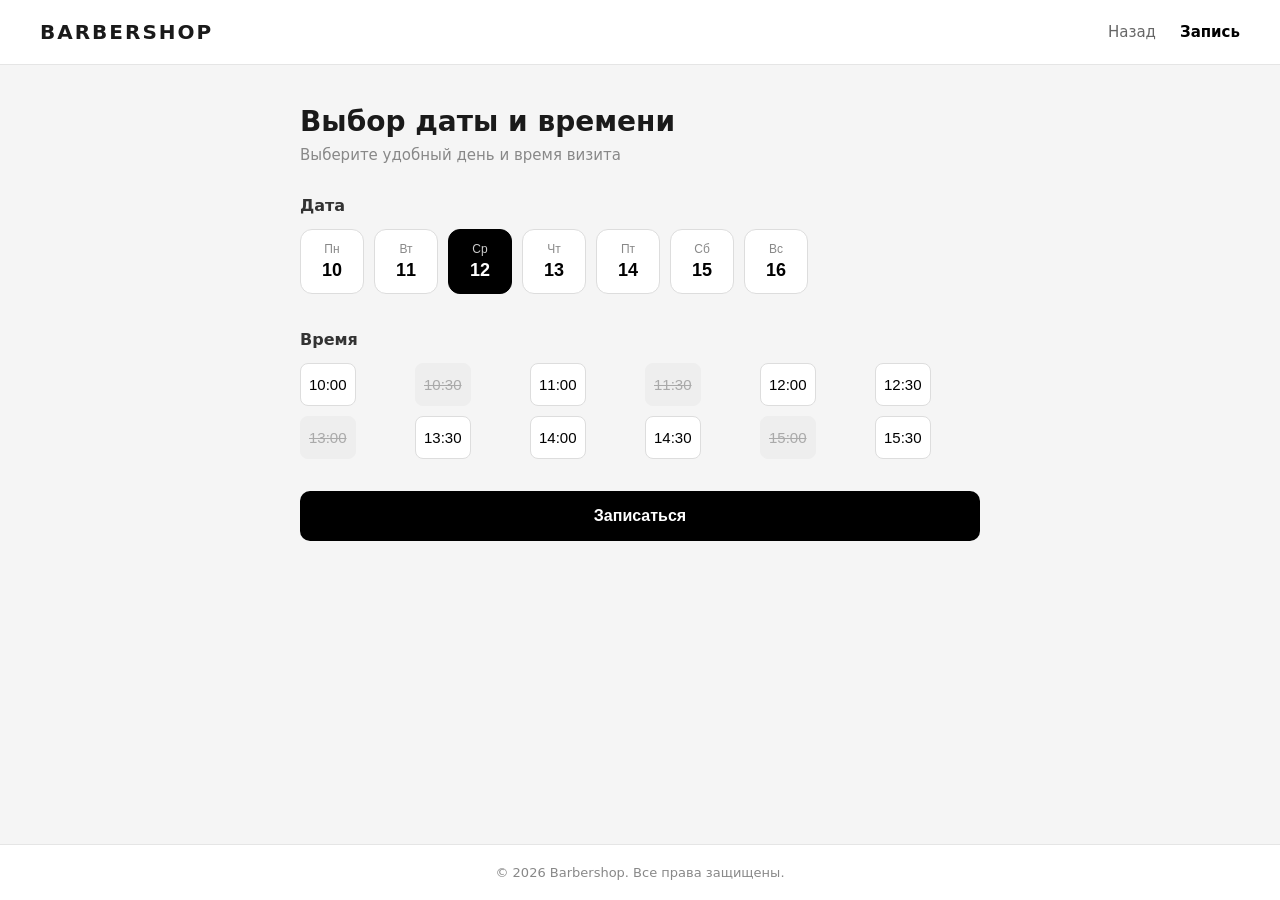
<file: index.html>
<!DOCTYPE html>
<html lang="ru">
<head>
  <meta charset="UTF-8">
  <meta name="viewport" content="width=device-width, initial-scale=1.0">
  <title>Выбор даты и времени</title>
  <link rel="stylesheet" href="styles.css">
</head>
<body>
  <header class="header">
    <a href="#" class="header__logo">BARBERSHOP</a>
    <nav class="header__nav">
      <a href="#" class="header__link">Назад</a>
      <a href="#" class="header__link header__link--active">Запись</a>
    </nav>
  </header>

  <main class="booking">
    <h1 class="booking__title">Выбор даты и времени</h1>
    <p class="booking__subtitle">Выберите удобный день и время визита</p>

    <section class="dates" aria-label="Выбор даты">
      <h2 class="section-title">Дата</h2>
      <ul class="dates__list">
        <li><button class="date"><span class="date__day">Пн</span><span class="date__num">10</span></button></li>
        <li><button class="date"><span class="date__day">Вт</span><span class="date__num">11</span></button></li>
        <li><button class="date date--active"><span class="date__day">Ср</span><span class="date__num">12</span></button></li>
        <li><button class="date"><span class="date__day">Чт</span><span class="date__num">13</span></button></li>
        <li><button class="date"><span class="date__day">Пт</span><span class="date__num">14</span></button></li>
        <li><button class="date"><span class="date__day">Сб</span><span class="date__num">15</span></button></li>
        <li><button class="date"><span class="date__day">Вс</span><span class="date__num">16</span></button></li>
      </ul>
    </section>

    <section class="slots" aria-label="Выбор времени">
      <h2 class="section-title">Время</h2>
      <ul class="slots__list">
        <li><button class="slot">10:00</button></li>
        <li><button class="slot slot--busy" disabled>10:30</button></li>
        <li><button class="slot">11:00</button></li>
        <li><button class="slot slot--busy" disabled>11:30</button></li>
        <li><button class="slot">12:00</button></li>
        <li><button class="slot">12:30</button></li>
        <li><button class="slot slot--busy" disabled>13:00</button></li>
        <li><button class="slot">13:30</button></li>
        <li><button class="slot">14:00</button></li>
        <li><button class="slot">14:30</button></li>
        <li><button class="slot slot--busy" disabled>15:00</button></li>
        <li><button class="slot">15:30</button></li>
      </ul>
    </section>

    <button class="btn btn--primary">Записаться</button>
  </main>

  <footer class="footer">
    <p class="footer__text">© 2026 Barbershop. Все права защищены.</p>
  </footer>
</body>
</html>
</file>
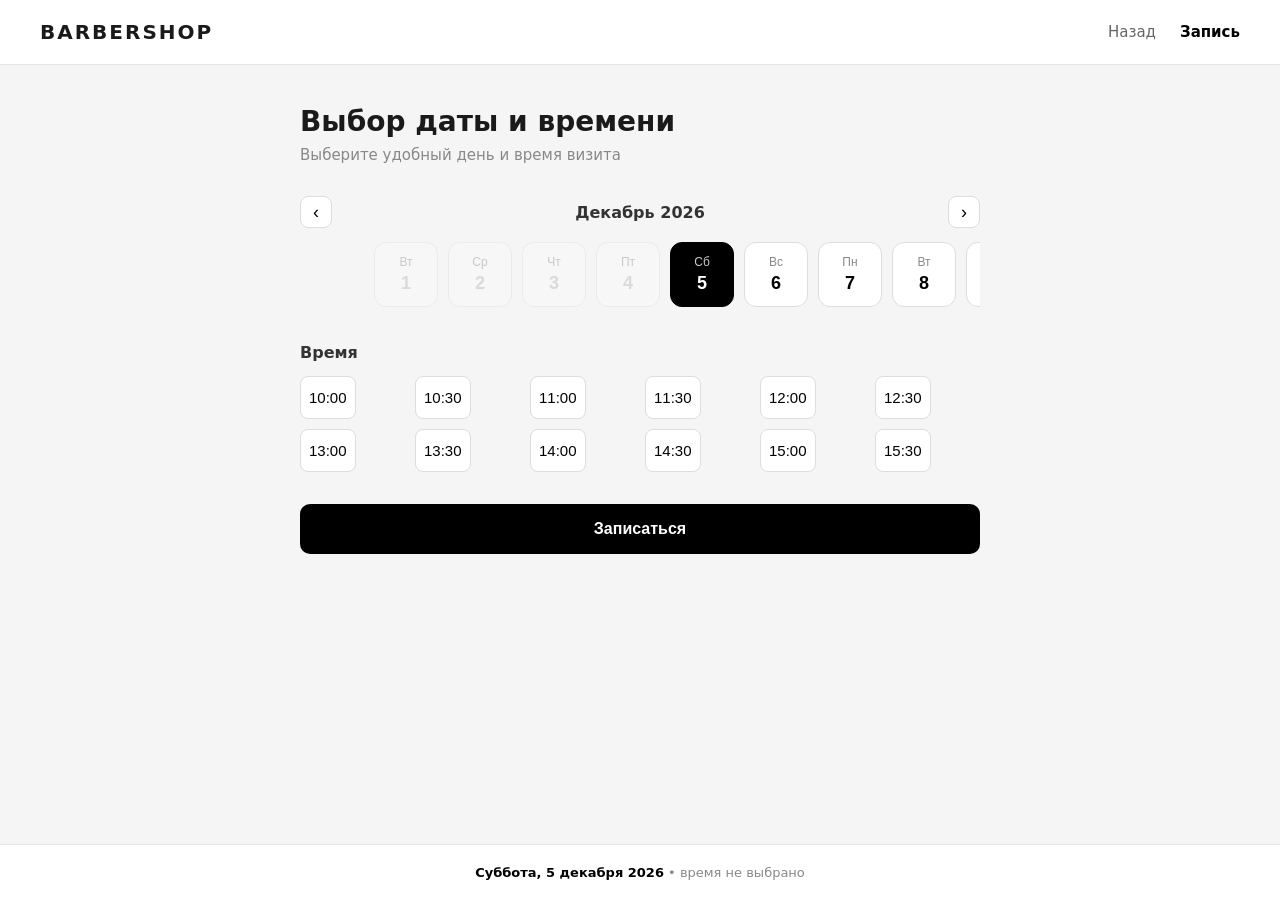
<file: frontend-2-practice/index.html>
<!DOCTYPE html>
<html lang="ru">
<head>
  <meta charset="UTF-8">
  <meta name="viewport" content="width=device-width, initial-scale=1.0">
  <title>Выбор даты и времени — Барбершоп</title>
  <link rel="stylesheet" href="styles.css">
</head>
<body>
  <header class="header">
    <a href="#" class="header__logo">BARBERSHOP</a>
    <nav class="header__nav">
      <a href="#" class="header__link">Назад</a>
      <a href="#" class="header__link header__link--active">Запись</a>
    </nav>
  </header>

  <main class="booking">
    <h1 class="booking__title">Выбор даты и времени</h1>
    <p class="booking__subtitle">Выберите удобный день и время визита</p>

    <section class="dates" aria-label="Выбор даты">
      <div class="dates__header">
        <button class="dates__arrow" id="prevMonth">‹</button>
        <h2 class="section-title" id="currentMonthYear"></h2>
        <button class="dates__arrow" id="nextMonth">›</button>
      </div>
      <ul class="dates__list" id="datesList"></ul>
    </section>

    <section class="slots" aria-label="Выбор времени">
      <h2 class="section-title">Время</h2>
      <ul class="slots__list" id="slotsList"></ul>
    </section>

    <button class="btn btn--primary" id="submitBtn">Записаться</button>
  </main>

  <footer class="footer" id="bottomBar">
    <p class="footer__text">Выберите дату и время</p>
  </footer>

  <script src="script.js"></script>
</body>
</html>
</file>
<file: styles.css>
* {
  box-sizing: border-box;
  margin: 0;
  padding: 0;
}

body {
  font-family: system-ui, Arial, sans-serif;
  color: #1a1a1a;
  background: #f5f5f5;
  min-height: 100vh;
  display: flex;
  flex-direction: column;
}

.header {
  display: flex;
  justify-content: space-between;
  align-items: center;
  padding: 20px 40px;
  background: #fff;
  border-bottom: 1px solid #e5e5e5;
}

.header__logo {
  font-weight: 800;
  font-size: 20px;
  letter-spacing: 2px;
  color: #1a1a1a;
  text-decoration: none;
}

.header__nav {
  display: flex;
  gap: 24px;
}

.header__link {
  color: #666;
  text-decoration: none;
  font-size: 15px;
  transition: color .2s;
}

.header__link:hover {
  color: #000;
}

.header__link--active {
  color: #000;
  font-weight: 600;
}

.booking {
  flex: 1;
  max-width: 720px;
  width: 100%;
  margin: 0 auto;
  padding: 40px 20px;
}

.booking__title {
  font-size: 28px;
  font-weight: 700;
  margin-bottom: 8px;
}

.booking__subtitle {
  color: #888;
  font-size: 15px;
  margin-bottom: 32px;
}

.section-title {
  font-size: 16px;
  font-weight: 600;
  margin-bottom: 14px;
  color: #333;
}

.dates {
  margin-bottom: 32px;
}

.dates__list {
  display: flex;
  gap: 10px;
  list-style: none;
  overflow-x: auto;
  padding-bottom: 4px;
}

.date {
  display: flex;
  flex-direction: column;
  align-items: center;
  gap: 4px;
  min-width: 64px;
  padding: 12px 8px;
  border: 1px solid #ddd;
  border-radius: 12px;
  background: #fff;
  cursor: pointer;
  transition: border-color .2s, box-shadow .2s, background .2s, color .2s;
}

.date:hover {
  border-color: #000;
  box-shadow: 0 2px 8px rgba(0,0,0,.15);
}

.date__day {
  font-size: 12px;
  color: #888;
}

.date__num {
  font-size: 18px;
  font-weight: 600;
}

.date--active {
  background: #000;
  border-color: #000;
  color: #fff;
}

.date--active .date__day {
  color: #ccc;
}

.slots {
  margin-bottom: 32px;
}

.slots__list {
  display: grid;
  grid-template-columns: repeat(auto-fill, minmax(90px, 1fr));
  gap: 10px;
  list-style: none;
}

.slot {
  padding: 12px 8px;
  border: 1px solid #ddd;
  border-radius: 8px;
  background: #fff;
  font-size: 15px;
  cursor: pointer;
  transition: background .2s, color .2s, border-color .2s;
}

.slot:hover {
  background: #000;
  color: #fff;
  border-color: #000;
}

.slot--busy {
  background: #eee;
  color: #aaa;
  text-decoration: line-through;
  cursor: not-allowed;
  border-color: #eee;
}

.slot--busy:hover {
  background: #eee;
  color: #aaa;
  border-color: #eee;
}

.btn--primary {
  display: block;
  width: 100%;
  padding: 16px 28px;
  border: none;
  border-radius: 10px;
  background: #000;
  color: #fff;
  font-size: 16px;
  font-weight: 600;
  cursor: pointer;
  transition: opacity .2s;
}

.btn--primary:hover {
  opacity: .85;
}

.footer {
  padding: 20px 40px;
  text-align: center;
  background: #fff;
  border-top: 1px solid #e5e5e5;
}

.footer__text {
  font-size: 13px;
  color: #888;
}
</file>
<file: frontend-2-practice/styles.css>
* {
  box-sizing: border-box;
  margin: 0;
  padding: 0;
}

body {
  font-family: system-ui, Arial, sans-serif;
  color: #1a1a1a;
  background: #f5f5f5;
  min-height: 100vh;
  display: flex;
  flex-direction: column;
}

.header {
  display: flex;
  justify-content: space-between;
  align-items: center;
  padding: 20px 40px;
  background: #fff;
  border-bottom: 1px solid #e5e5e5;
}

.header__logo {
  font-weight: 800;
  font-size: 20px;
  letter-spacing: 2px;
  color: #1a1a1a;
  text-decoration: none;
}

.header__nav {
  display: flex;
  gap: 24px;
}

.header__link {
  color: #666;
  text-decoration: none;
  font-size: 15px;
  transition: color .2s;
}

.header__link:hover {
  color: #000;
}

.header__link--active {
  color: #000;
  font-weight: 600;
}

.booking {
  flex: 1;
  max-width: 720px;
  width: 100%;
  margin: 0 auto;
  padding: 40px 20px;
}

.booking__title {
  font-size: 28px;
  font-weight: 700;
  margin-bottom: 8px;
}

.booking__subtitle {
  color: #888;
  font-size: 15px;
  margin-bottom: 32px;
}

.section-title {
  font-size: 16px;
  font-weight: 600;
  margin-bottom: 14px;
  color: #333;
}

.dates {
  margin-bottom: 32px;
}

.dates__list {
  display: flex;
  gap: 10px;
  list-style: none;
  overflow-x: auto;
  padding-bottom: 4px;
}

.date {
  display: flex;
  flex-direction: column;
  align-items: center;
  gap: 4px;
  min-width: 64px;
  padding: 12px 8px;
  border: 1px solid #ddd;
  border-radius: 12px;
  background: #fff;
  cursor: pointer;
  transition: border-color .2s, box-shadow .2s, background .2s, color .2s;
}

.date:hover {
  border-color: #000;
  box-shadow: 0 2px 8px rgba(0,0,0,.15);
}

.date__day {
  font-size: 12px;
  color: #888;
}

.date__num {
  font-size: 18px;
  font-weight: 600;
}

.date--active {
  background: #000;
  border-color: #000;
  color: #fff;
}

.date--active .date__day {
  color: #ccc;
}

.slots {
  margin-bottom: 32px;
}

.slots__list {
  display: grid;
  grid-template-columns: repeat(auto-fill, minmax(90px, 1fr));
  gap: 10px;
  list-style: none;
}

.slot {
  padding: 12px 8px;
  border: 1px solid #ddd;
  border-radius: 8px;
  background: #fff;
  font-size: 15px;
  cursor: pointer;
  transition: background .2s, color .2s, border-color .2s;
}

.slot:hover {
  background: #000;
  color: #fff;
  border-color: #000;
}

.slot--busy {
  background: #eee;
  color: #aaa;
  text-decoration: line-through;
  cursor: not-allowed;
  border-color: #eee;
}

.slot--busy:hover {
  background: #eee;
  color: #aaa;
  border-color: #eee;
}

.btn--primary {
  display: block;
  width: 100%;
  padding: 16px 28px;
  border: none;
  border-radius: 10px;
  background: #000;
  color: #fff;
  font-size: 16px;
  font-weight: 600;
  cursor: pointer;
  transition: opacity .2s;
}

.btn--primary:hover {
  opacity: .85;
}

.footer {
  padding: 20px 40px;
  text-align: center;
  background: #fff;
  border-top: 1px solid #e5e5e5;
}

.footer__text {
  font-size: 13px;
  color: #888;
}

.dates__header {
  display: flex;
  justify-content: space-between;
  align-items: center;
  margin-bottom: 14px;
}

.dates__header .section-title {
  margin-bottom: 0;
  text-transform: capitalize;
}

.dates__arrow {
  background: #fff;
  border: 1px solid #ddd;
  border-radius: 8px;
  width: 32px;
  height: 32px;
  font-size: 18px;
  cursor: pointer;
  display: flex;
  align-items: center;
  justify-content: center;
  transition: background 0.2s;
}

.dates__arrow:hover {
  background: #eee;
}

.date--disabled {
  opacity: 0.4;
  cursor: not-allowed;
  background: #fafafa;
}
.date--disabled:hover {
  border-color: #ddd;
  box-shadow: none;
}

.date--empty {
  visibility: hidden;
  pointer-events: none;
}

.slot--active {
  background: #000;
  color: #fff;
  border-color: #000;
}

.footer__text b {
  color: #000;
}
</file>
